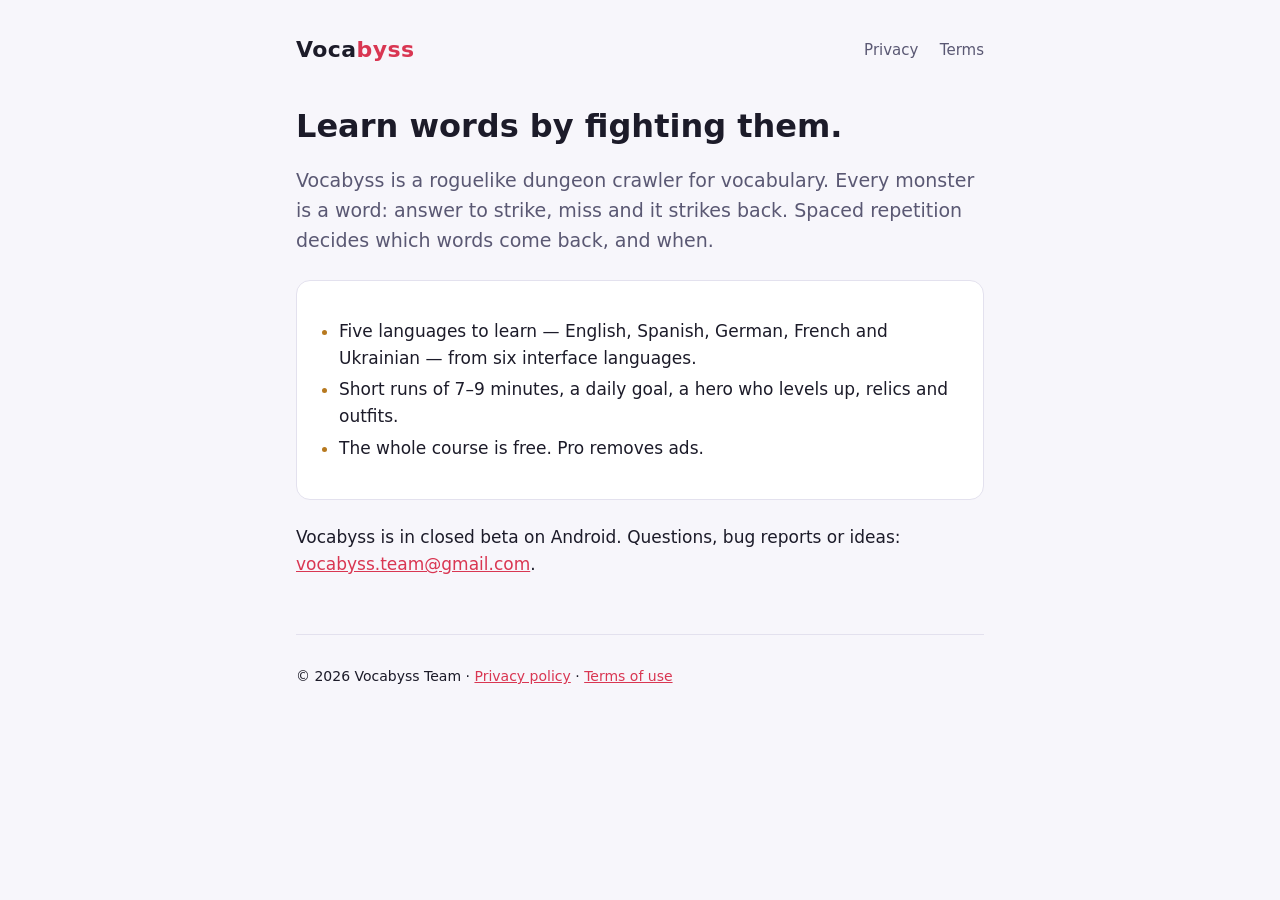
<file: index.html>
<!doctype html>
<html lang="en">
<head>
  <meta charset="utf-8">
  <meta name="viewport" content="width=device-width, initial-scale=1">
  <title>Vocabyss</title>
  <meta name="description" content="Vocabyss — a roguelike dungeon crawler where every monster is a word you are learning.">
  <link rel="stylesheet" href="/style.css">
</head>
<body>
  <div class="wrap">
    <header class="site">
      <a class="brand" href="/">Voca<span>byss</span></a>
      <nav>
        <a href="/privacy/">Privacy</a>
        <a href="/terms/">Terms</a>
      </nav>
    </header>

    <h1>Learn words by fighting them.</h1>
    <p class="lede">Vocabyss is a roguelike dungeon crawler for vocabulary. Every monster is a word: answer to strike, miss and it strikes back. Spaced repetition decides which words come back, and when.</p>

    <div class="card">
      <ul class="summary">
        <li>Five languages to learn — English, Spanish, German, French and Ukrainian — from six interface languages.</li>
        <li>Short runs of 7–9 minutes, a daily goal, a hero who levels up, relics and outfits.</li>
        <li>The whole course is free. Pro removes ads.</li>
      </ul>
    </div>

    <p>Vocabyss is in closed beta on Android. Questions, bug reports or ideas: <a href="mailto:vocabyss.team@gmail.com">vocabyss.team@gmail.com</a>.</p>

    <footer>
      <p>© 2026 Vocabyss Team · <a href="/privacy/">Privacy policy</a> · <a href="/terms/">Terms of use</a></p>
    </footer>
  </div>
</body>
</html>
</file>
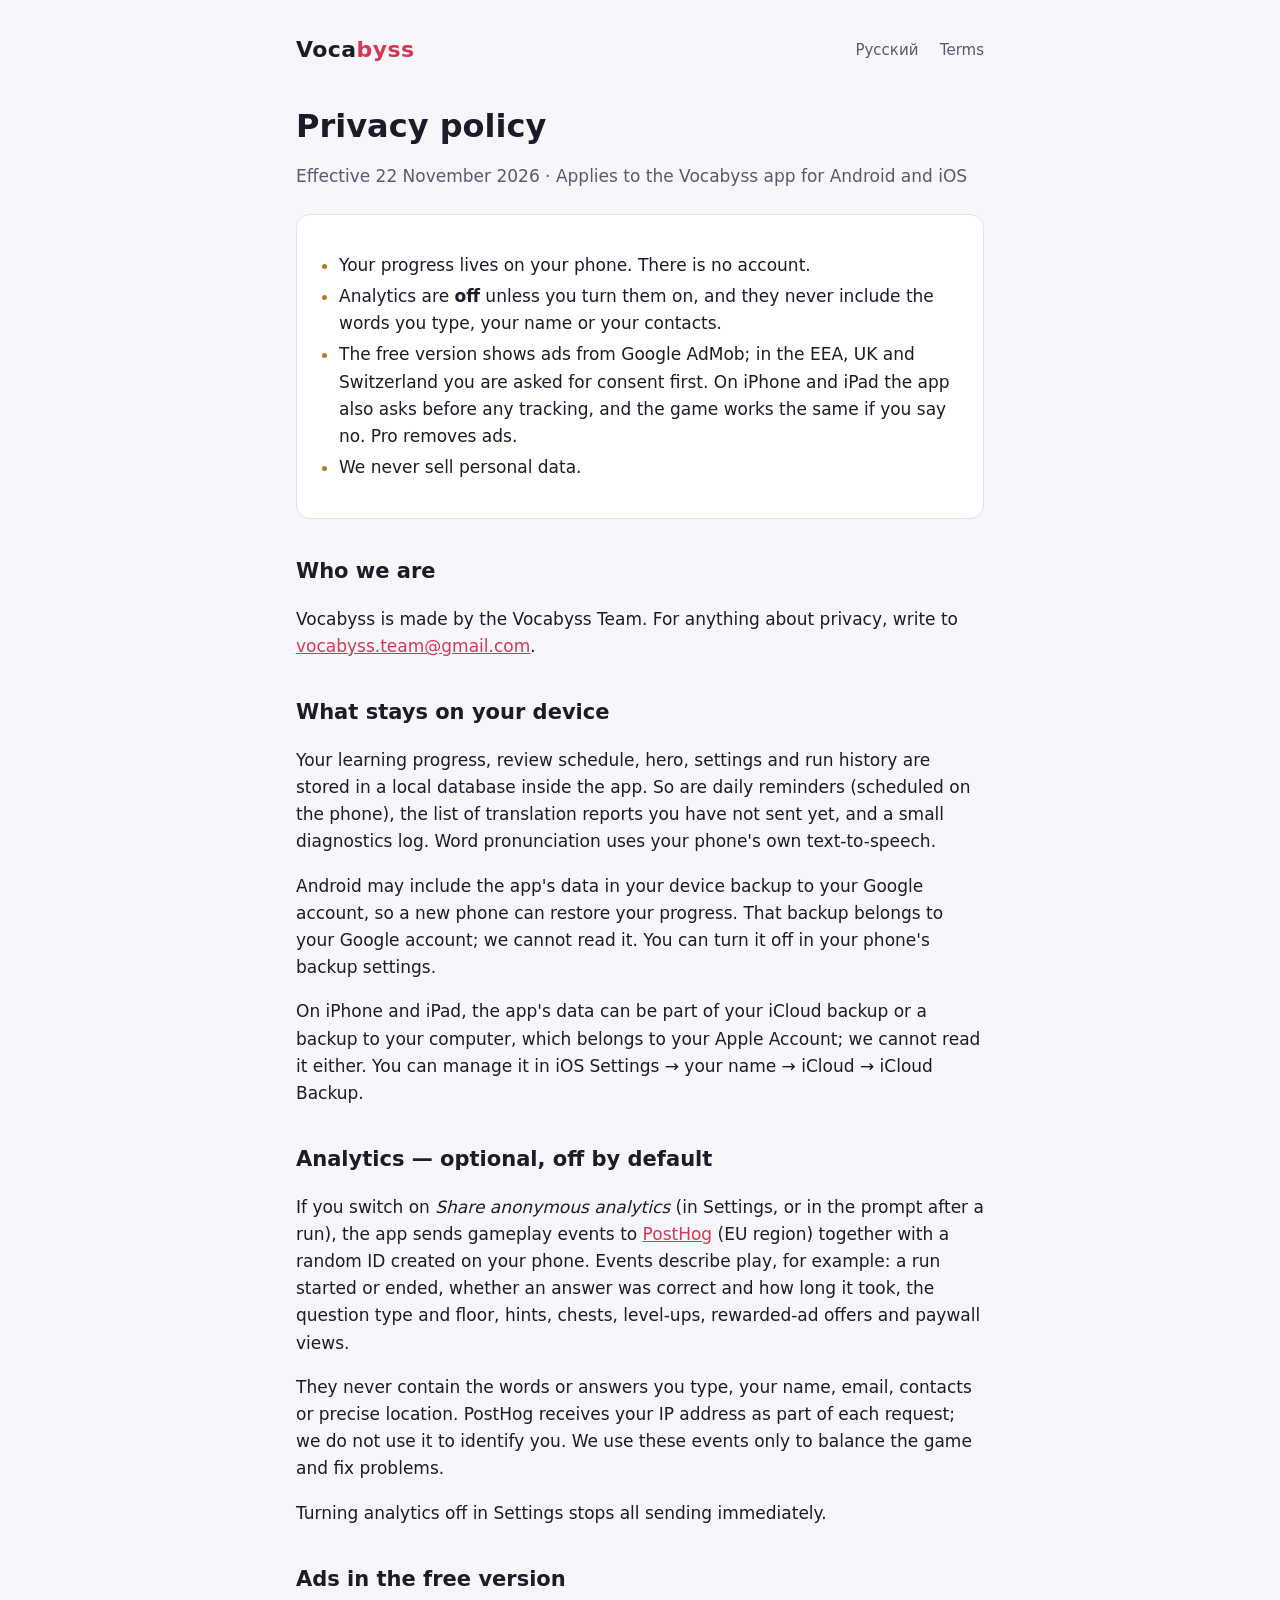
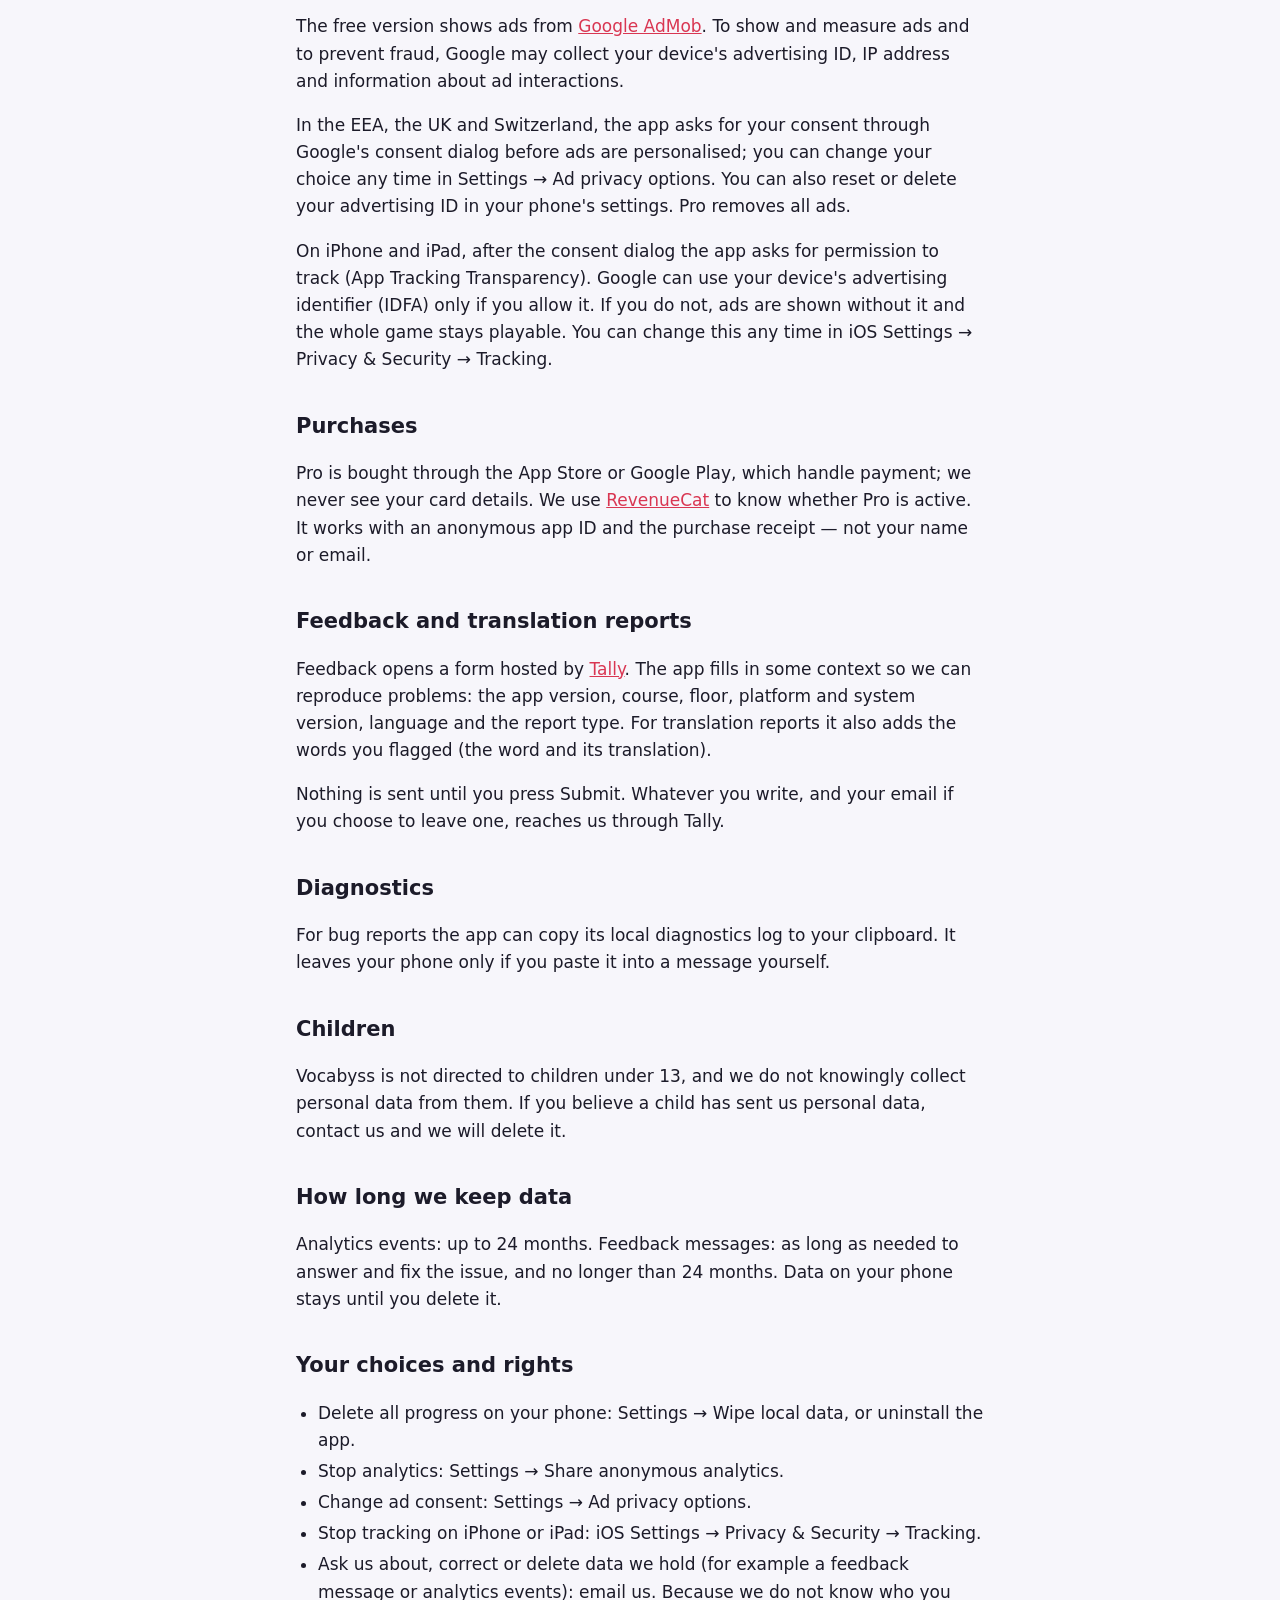
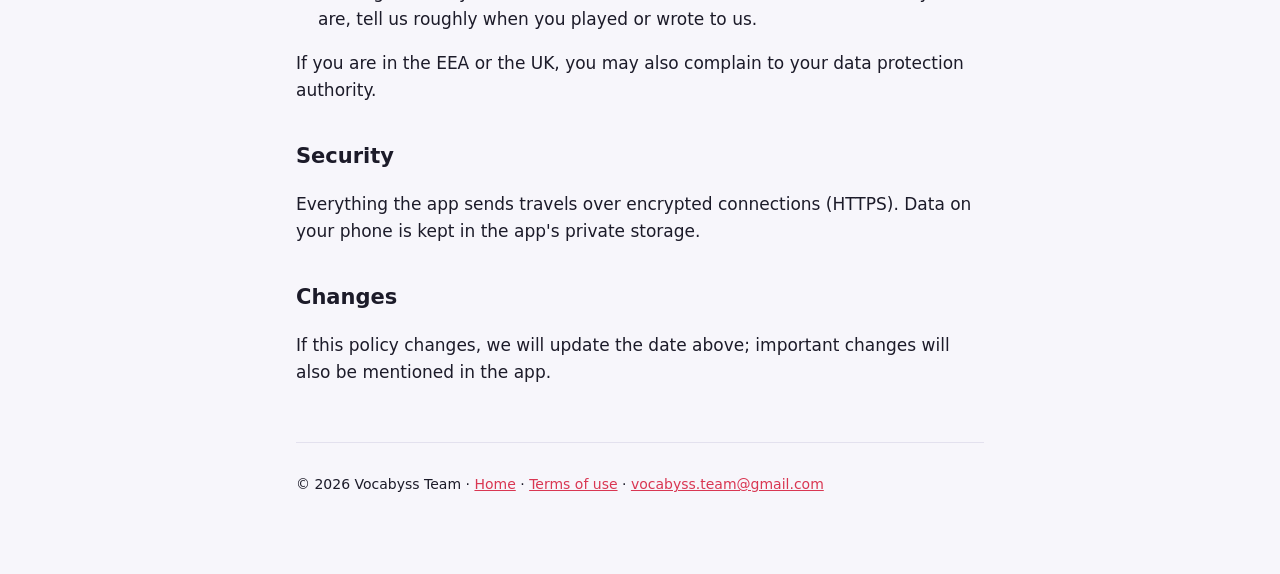
<file: privacy/index.html>
<!doctype html>
<html lang="en">
<head>
  <meta charset="utf-8">
  <meta name="viewport" content="width=device-width, initial-scale=1">
  <title>Vocabyss Privacy Policy</title>
  <meta name="description" content="What the Vocabyss app keeps on your device, what it sends, to whom, and how to control it.">
  <link rel="stylesheet" href="/style.css">
</head>
<body>
  <div class="wrap">
    <header class="site">
      <a class="brand" href="/">Voca<span>byss</span></a>
      <nav>
        <a href="/privacy/ru/" class="lang" hreflang="ru">Русский</a>
        <a href="/terms/">Terms</a>
      </nav>
    </header>

    <h1>Privacy policy</h1>
    <p class="muted">Effective 22 November 2026 · Applies to the Vocabyss app for Android and iOS</p>

    <div class="card">
      <ul class="summary">
        <li>Your progress lives on your phone. There is no account.</li>
        <li>Analytics are <strong>off</strong> unless you turn them on, and they never include the words you type, your name or your contacts.</li>
        <li>The free version shows ads from Google AdMob; in the EEA, UK and Switzerland you are asked for consent first. On iPhone and iPad the app also asks before any tracking, and the game works the same if you say no. Pro removes ads.</li>
        <li>We never sell personal data.</li>
      </ul>
    </div>

    <h2>Who we are</h2>
    <p>Vocabyss is made by the Vocabyss Team. For anything about privacy, write to <a href="mailto:vocabyss.team@gmail.com">vocabyss.team@gmail.com</a>.</p>

    <h2>What stays on your device</h2>
    <p>Your learning progress, review schedule, hero, settings and run history are stored in a local database inside the app. So are daily reminders (scheduled on the phone), the list of translation reports you have not sent yet, and a small diagnostics log. Word pronunciation uses your phone's own text-to-speech.</p>
    <p>Android may include the app's data in your device backup to your Google account, so a new phone can restore your progress. That backup belongs to your Google account; we cannot read it. You can turn it off in your phone's backup settings.</p>
    <p>On iPhone and iPad, the app's data can be part of your iCloud backup or a backup to your computer, which belongs to your Apple Account; we cannot read it either. You can manage it in iOS Settings → your name → iCloud → iCloud Backup.</p>

    <h2>Analytics — optional, off by default</h2>
    <p>If you switch on <em>Share anonymous analytics</em> (in Settings, or in the prompt after a run), the app sends gameplay events to <a href="https://posthog.com/privacy">PostHog</a> (EU region) together with a random ID created on your phone. Events describe play, for example: a run started or ended, whether an answer was correct and how long it took, the question type and floor, hints, chests, level-ups, rewarded-ad offers and paywall views.</p>
    <p>They never contain the words or answers you type, your name, email, contacts or precise location. PostHog receives your IP address as part of each request; we do not use it to identify you. We use these events only to balance the game and fix problems.</p>
    <p>Turning analytics off in Settings stops all sending immediately.</p>

    <h2>Ads in the free version</h2>
    <p>The free version shows ads from <a href="https://policies.google.com/technologies/partner-sites">Google AdMob</a>. To show and measure ads and to prevent fraud, Google may collect your device's advertising ID, IP address and information about ad interactions.</p>
    <p>In the EEA, the UK and Switzerland, the app asks for your consent through Google's consent dialog before ads are personalised; you can change your choice any time in Settings → Ad privacy options. You can also reset or delete your advertising ID in your phone's settings. Pro removes all ads.</p>
    <p>On iPhone and iPad, after the consent dialog the app asks for permission to track (App Tracking Transparency). Google can use your device's advertising identifier (IDFA) only if you allow it. If you do not, ads are shown without it and the whole game stays playable. You can change this any time in iOS Settings → Privacy &amp; Security → Tracking.</p>

    <h2>Purchases</h2>
    <p>Pro is bought through the App Store or Google Play, which handle payment; we never see your card details. We use <a href="https://www.revenuecat.com/privacy">RevenueCat</a> to know whether Pro is active. It works with an anonymous app ID and the purchase receipt — not your name or email.</p>

    <h2>Feedback and translation reports</h2>
    <p>Feedback opens a form hosted by <a href="https://tally.so/help/privacy-policy">Tally</a>. The app fills in some context so we can reproduce problems: the app version, course, floor, platform and system version, language and the report type. For translation reports it also adds the words you flagged (the word and its translation).</p>
    <p>Nothing is sent until you press Submit. Whatever you write, and your email if you choose to leave one, reaches us through Tally.</p>

    <h2>Diagnostics</h2>
    <p>For bug reports the app can copy its local diagnostics log to your clipboard. It leaves your phone only if you paste it into a message yourself.</p>

    <h2>Children</h2>
    <p>Vocabyss is not directed to children under 13, and we do not knowingly collect personal data from them. If you believe a child has sent us personal data, contact us and we will delete it.</p>

    <h2>How long we keep data</h2>
    <p>Analytics events: up to 24 months. Feedback messages: as long as needed to answer and fix the issue, and no longer than 24 months. Data on your phone stays until you delete it.</p>

    <h2>Your choices and rights</h2>
    <ul>
      <li>Delete all progress on your phone: Settings → Wipe local data, or uninstall the app.</li>
      <li>Stop analytics: Settings → Share anonymous analytics.</li>
      <li>Change ad consent: Settings → Ad privacy options.</li>
      <li>Stop tracking on iPhone or iPad: iOS Settings → Privacy &amp; Security → Tracking.</li>
      <li>Ask us about, correct or delete data we hold (for example a feedback message or analytics events): email us. Because we do not know who you are, tell us roughly when you played or wrote to us.</li>
    </ul>
    <p>If you are in the EEA or the UK, you may also complain to your data protection authority.</p>

    <h2>Security</h2>
    <p>Everything the app sends travels over encrypted connections (HTTPS). Data on your phone is kept in the app's private storage.</p>

    <h2>Changes</h2>
    <p>If this policy changes, we will update the date above; important changes will also be mentioned in the app.</p>

    <footer>
      <p>© 2026 Vocabyss Team · <a href="/">Home</a> · <a href="/terms/">Terms of use</a> · <a href="mailto:vocabyss.team@gmail.com">vocabyss.team@gmail.com</a></p>
    </footer>
  </div>
</body>
</html>
</file>
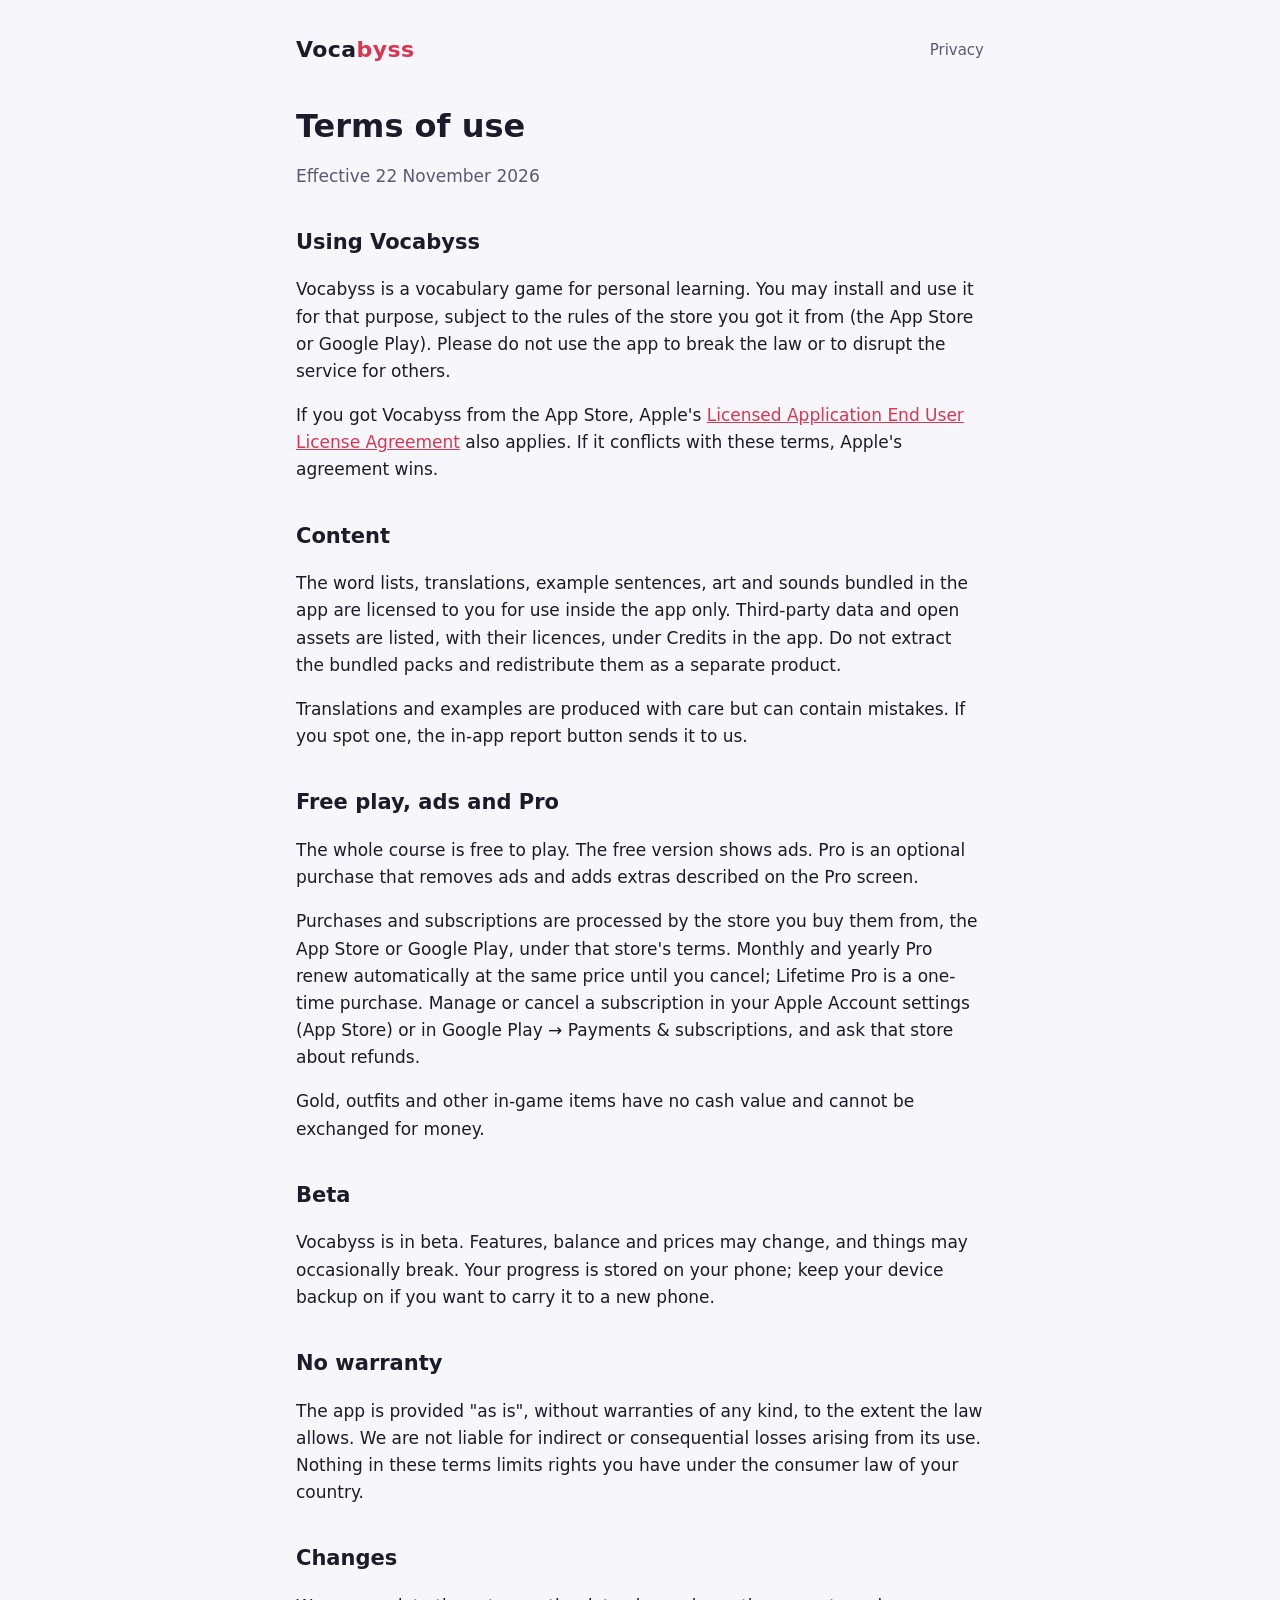
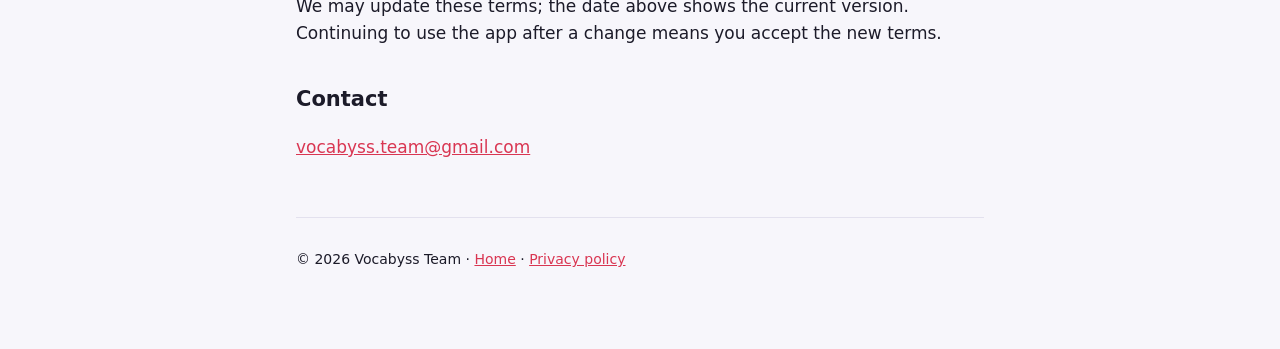
<file: terms/index.html>
<!doctype html>
<html lang="en">
<head>
  <meta charset="utf-8">
  <meta name="viewport" content="width=device-width, initial-scale=1">
  <title>Vocabyss Terms of Use</title>
  <meta name="description" content="The terms for using the Vocabyss app.">
  <link rel="stylesheet" href="/style.css">
</head>
<body>
  <div class="wrap">
    <header class="site">
      <a class="brand" href="/">Voca<span>byss</span></a>
      <nav>
        <a href="/privacy/">Privacy</a>
      </nav>
    </header>

    <h1>Terms of use</h1>
    <p class="muted">Effective 22 November 2026</p>

    <h2>Using Vocabyss</h2>
    <p>Vocabyss is a vocabulary game for personal learning. You may install and use it for that purpose, subject to the rules of the store you got it from (the App Store or Google Play). Please do not use the app to break the law or to disrupt the service for others.</p>
    <p>If you got Vocabyss from the App Store, Apple's <a href="https://www.apple.com/legal/internet-services/itunes/dev/stdeula/">Licensed Application End User License Agreement</a> also applies. If it conflicts with these terms, Apple's agreement wins.</p>

    <h2>Content</h2>
    <p>The word lists, translations, example sentences, art and sounds bundled in the app are licensed to you for use inside the app only. Third-party data and open assets are listed, with their licences, under Credits in the app. Do not extract the bundled packs and redistribute them as a separate product.</p>
    <p>Translations and examples are produced with care but can contain mistakes. If you spot one, the in-app report button sends it to us.</p>

    <h2>Free play, ads and Pro</h2>
    <p>The whole course is free to play. The free version shows ads. Pro is an optional purchase that removes ads and adds extras described on the Pro screen.</p>
    <p>Purchases and subscriptions are processed by the store you buy them from, the App Store or Google Play, under that store's terms. Monthly and yearly Pro renew automatically at the same price until you cancel; Lifetime Pro is a one-time purchase. Manage or cancel a subscription in your Apple Account settings (App Store) or in Google Play → Payments &amp; subscriptions, and ask that store about refunds.</p>
    <p>Gold, outfits and other in-game items have no cash value and cannot be exchanged for money.</p>

    <h2>Beta</h2>
    <p>Vocabyss is in beta. Features, balance and prices may change, and things may occasionally break. Your progress is stored on your phone; keep your device backup on if you want to carry it to a new phone.</p>

    <h2>No warranty</h2>
    <p>The app is provided "as is", without warranties of any kind, to the extent the law allows. We are not liable for indirect or consequential losses arising from its use. Nothing in these terms limits rights you have under the consumer law of your country.</p>

    <h2>Changes</h2>
    <p>We may update these terms; the date above shows the current version. Continuing to use the app after a change means you accept the new terms.</p>

    <h2>Contact</h2>
    <p><a href="mailto:vocabyss.team@gmail.com">vocabyss.team@gmail.com</a></p>

    <footer>
      <p>© 2026 Vocabyss Team · <a href="/">Home</a> · <a href="/privacy/">Privacy policy</a></p>
    </footer>
  </div>
</body>
</html>
</file>
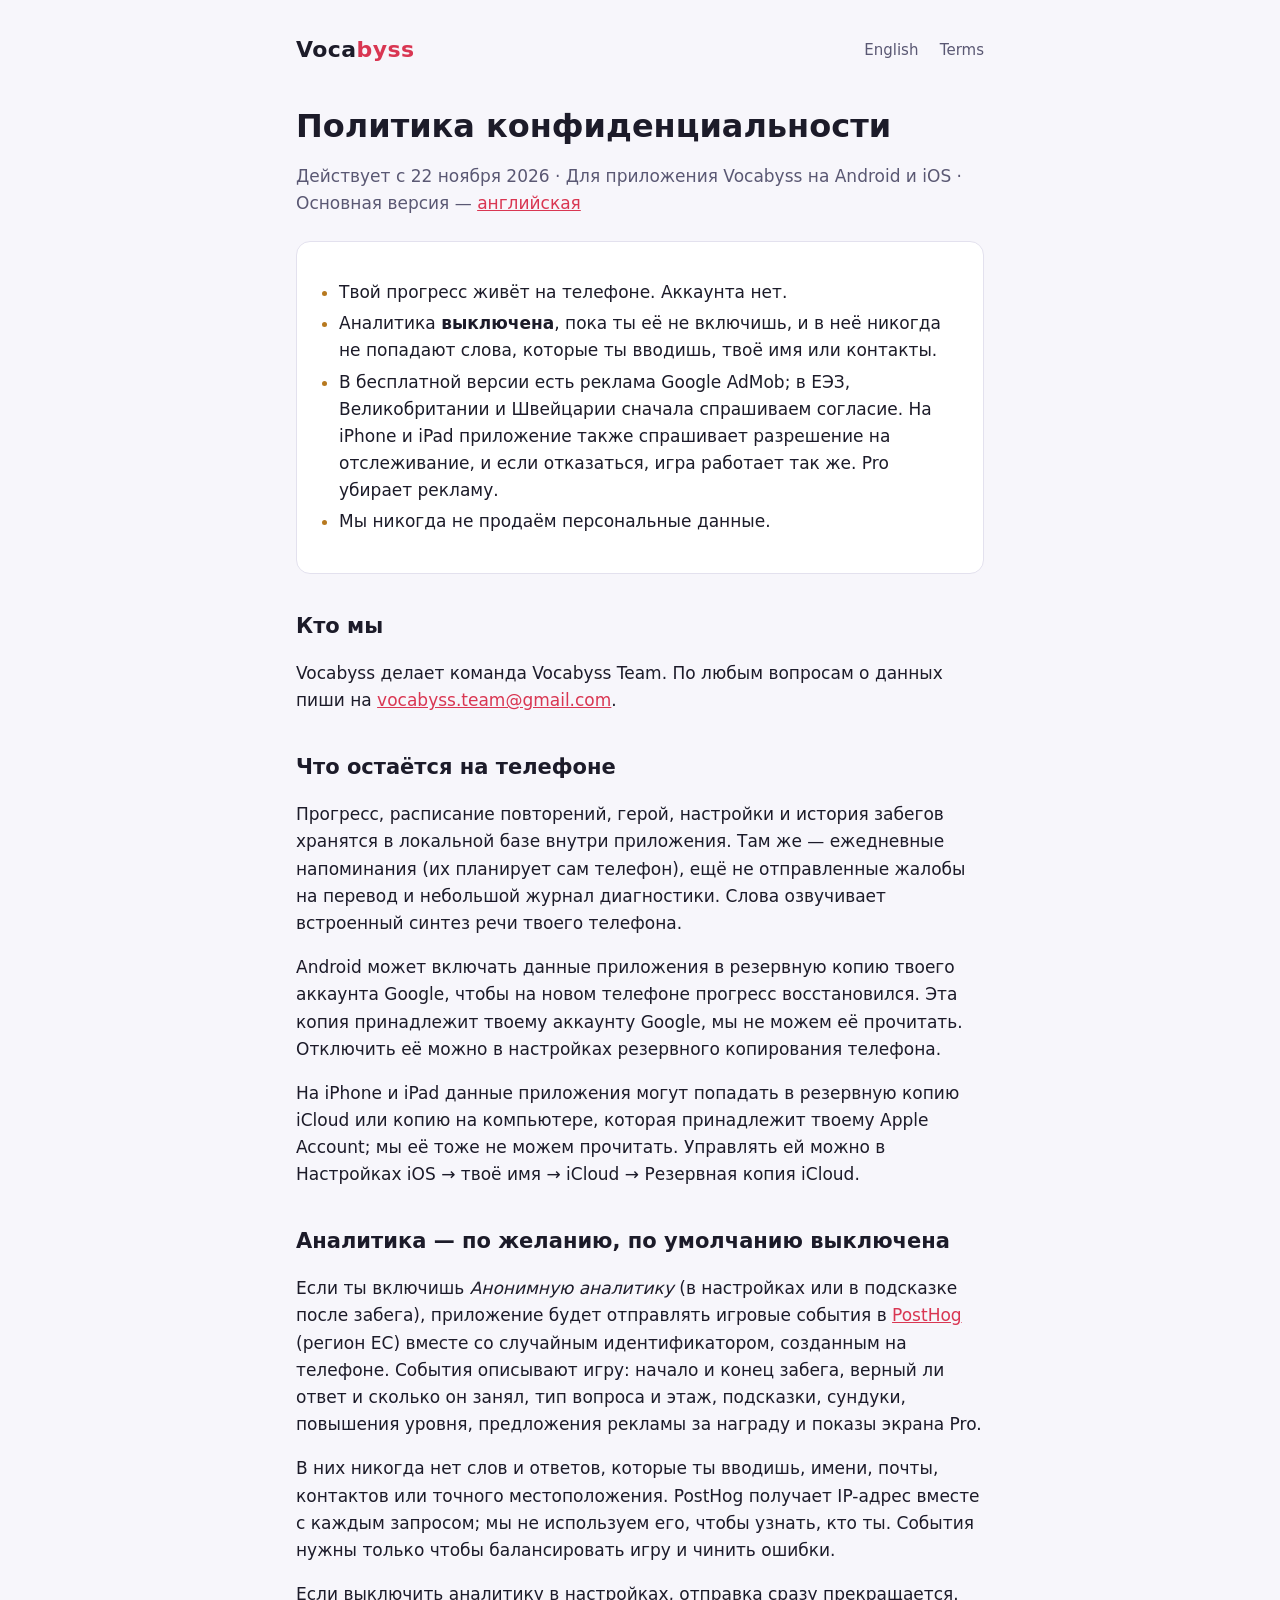
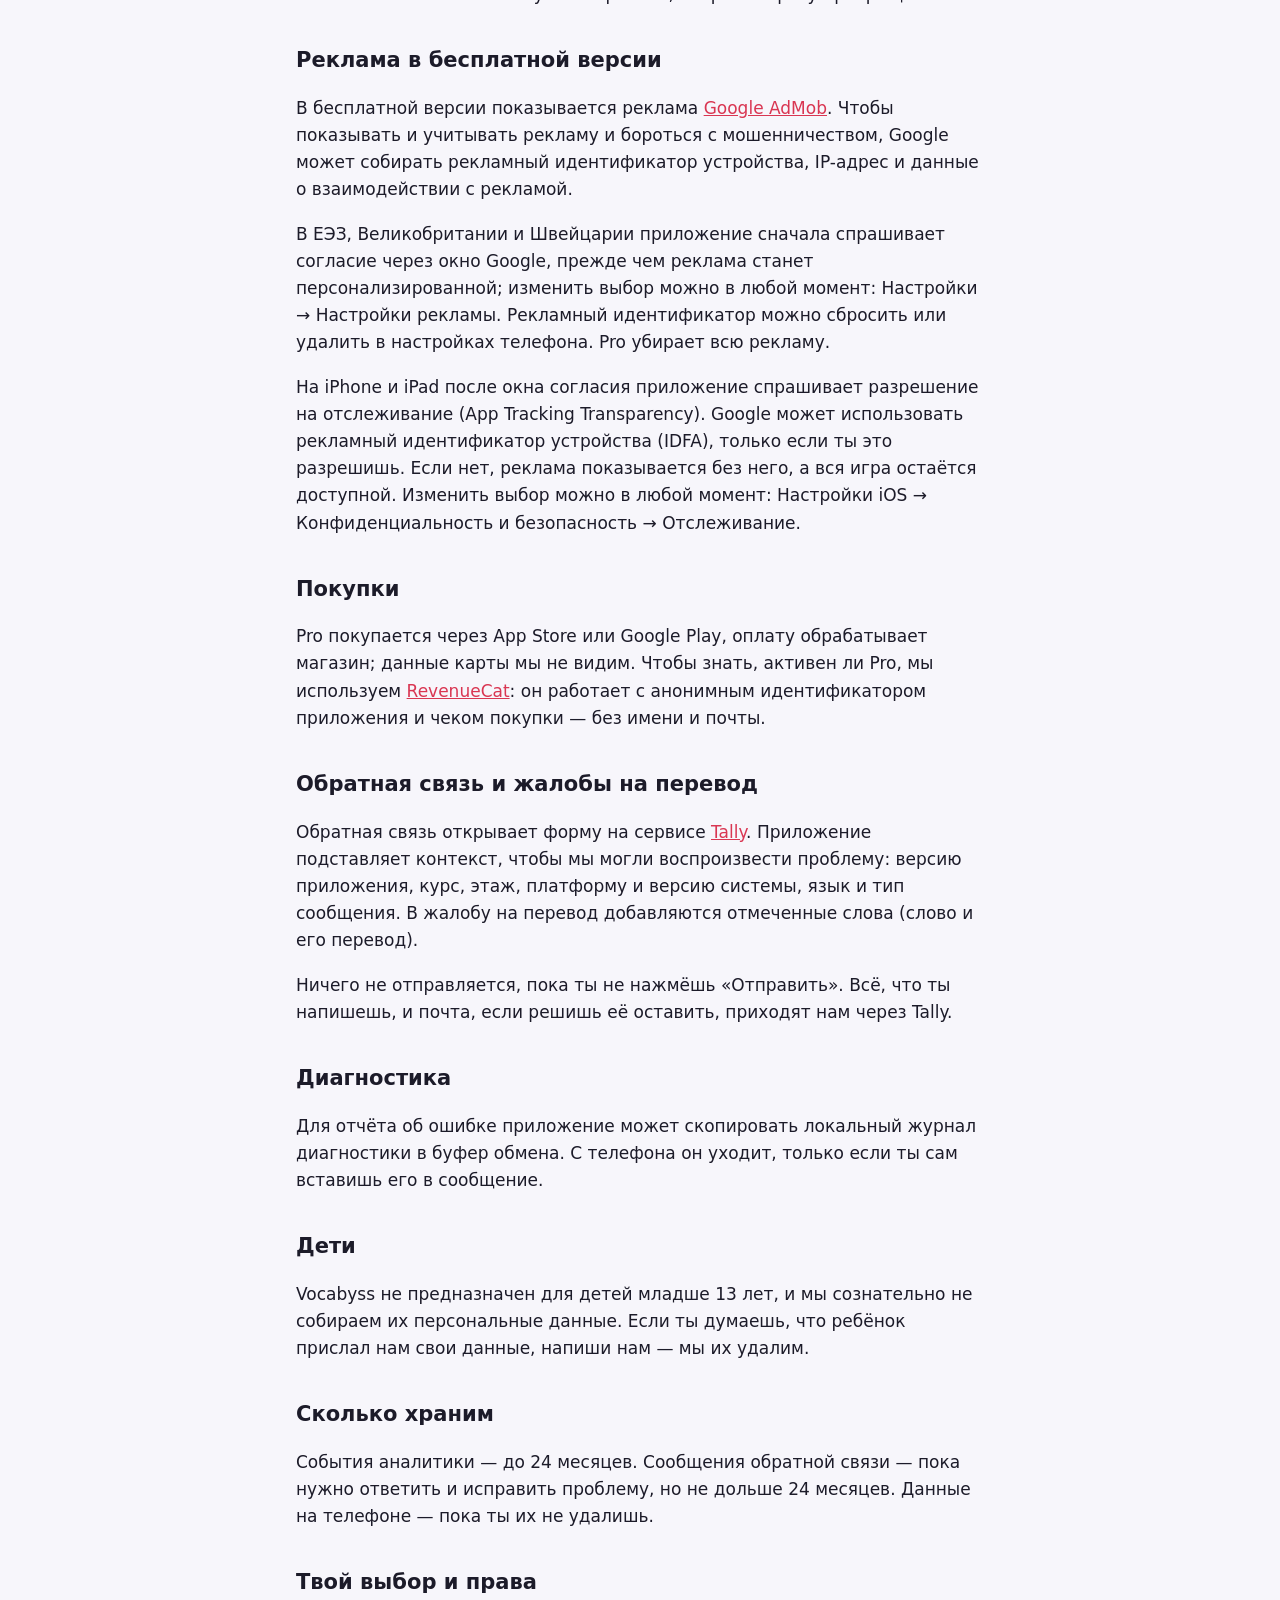
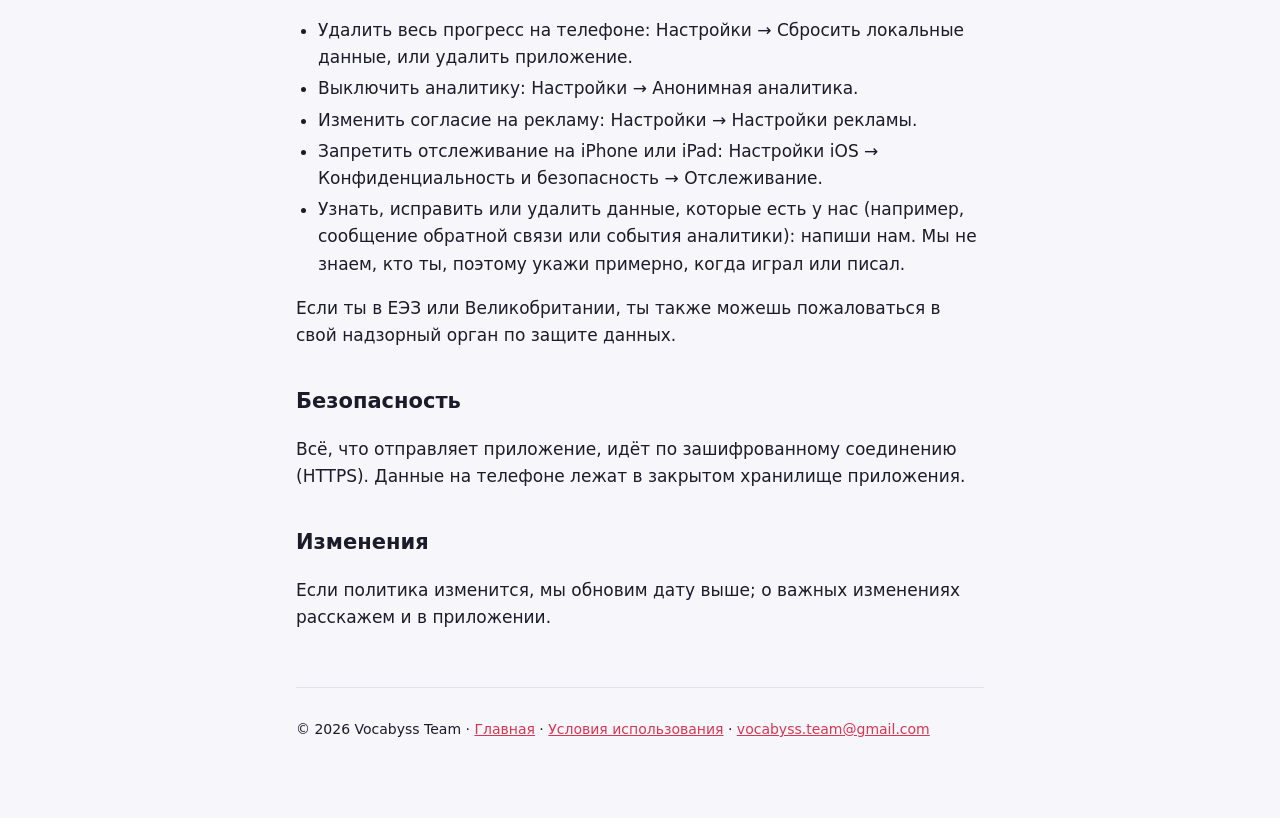
<file: privacy/ru/index.html>
<!doctype html>
<html lang="ru">
<head>
  <meta charset="utf-8">
  <meta name="viewport" content="width=device-width, initial-scale=1">
  <title>Vocabyss — политика конфиденциальности</title>
  <meta name="description" content="Что приложение Vocabyss хранит на телефоне, что отправляет, кому и как этим управлять.">
  <link rel="stylesheet" href="/style.css">
</head>
<body>
  <div class="wrap">
    <header class="site">
      <a class="brand" href="/">Voca<span>byss</span></a>
      <nav>
        <a href="/privacy/" class="lang" hreflang="en">English</a>
        <a href="/terms/">Terms</a>
      </nav>
    </header>

    <h1>Политика конфиденциальности</h1>
    <p class="muted">Действует с 22 ноября 2026 · Для приложения Vocabyss на Android и iOS · Основная версия — <a href="/privacy/">английская</a></p>

    <div class="card">
      <ul class="summary">
        <li>Твой прогресс живёт на телефоне. Аккаунта нет.</li>
        <li>Аналитика <strong>выключена</strong>, пока ты её не включишь, и в неё никогда не попадают слова, которые ты вводишь, твоё имя или контакты.</li>
        <li>В бесплатной версии есть реклама Google AdMob; в ЕЭЗ, Великобритании и Швейцарии сначала спрашиваем согласие. На iPhone и iPad приложение также спрашивает разрешение на отслеживание, и если отказаться, игра работает так же. Pro убирает рекламу.</li>
        <li>Мы никогда не продаём персональные данные.</li>
      </ul>
    </div>

    <h2>Кто мы</h2>
    <p>Vocabyss делает команда Vocabyss Team. По любым вопросам о данных пиши на <a href="mailto:vocabyss.team@gmail.com">vocabyss.team@gmail.com</a>.</p>

    <h2>Что остаётся на телефоне</h2>
    <p>Прогресс, расписание повторений, герой, настройки и история забегов хранятся в локальной базе внутри приложения. Там же — ежедневные напоминания (их планирует сам телефон), ещё не отправленные жалобы на перевод и небольшой журнал диагностики. Слова озвучивает встроенный синтез речи твоего телефона.</p>
    <p>Android может включать данные приложения в резервную копию твоего аккаунта Google, чтобы на новом телефоне прогресс восстановился. Эта копия принадлежит твоему аккаунту Google, мы не можем её прочитать. Отключить её можно в настройках резервного копирования телефона.</p>
    <p>На iPhone и iPad данные приложения могут попадать в резервную копию iCloud или копию на компьютере, которая принадлежит твоему Apple Account; мы её тоже не можем прочитать. Управлять ей можно в Настройках iOS → твоё имя → iCloud → Резервная копия iCloud.</p>

    <h2>Аналитика — по желанию, по умолчанию выключена</h2>
    <p>Если ты включишь <em>Анонимную аналитику</em> (в настройках или в подсказке после забега), приложение будет отправлять игровые события в <a href="https://posthog.com/privacy">PostHog</a> (регион ЕС) вместе со случайным идентификатором, созданным на телефоне. События описывают игру: начало и конец забега, верный ли ответ и сколько он занял, тип вопроса и этаж, подсказки, сундуки, повышения уровня, предложения рекламы за награду и показы экрана Pro.</p>
    <p>В них никогда нет слов и ответов, которые ты вводишь, имени, почты, контактов или точного местоположения. PostHog получает IP-адрес вместе с каждым запросом; мы не используем его, чтобы узнать, кто ты. События нужны только чтобы балансировать игру и чинить ошибки.</p>
    <p>Если выключить аналитику в настройках, отправка сразу прекращается.</p>

    <h2>Реклама в бесплатной версии</h2>
    <p>В бесплатной версии показывается реклама <a href="https://policies.google.com/technologies/partner-sites">Google AdMob</a>. Чтобы показывать и учитывать рекламу и бороться с мошенничеством, Google может собирать рекламный идентификатор устройства, IP-адрес и данные о взаимодействии с рекламой.</p>
    <p>В ЕЭЗ, Великобритании и Швейцарии приложение сначала спрашивает согласие через окно Google, прежде чем реклама станет персонализированной; изменить выбор можно в любой момент: Настройки → Настройки рекламы. Рекламный идентификатор можно сбросить или удалить в настройках телефона. Pro убирает всю рекламу.</p>
    <p>На iPhone и iPad после окна согласия приложение спрашивает разрешение на отслеживание (App Tracking Transparency). Google может использовать рекламный идентификатор устройства (IDFA), только если ты это разрешишь. Если нет, реклама показывается без него, а вся игра остаётся доступной. Изменить выбор можно в любой момент: Настройки iOS → Конфиденциальность и безопасность → Отслеживание.</p>

    <h2>Покупки</h2>
    <p>Pro покупается через App Store или Google Play, оплату обрабатывает магазин; данные карты мы не видим. Чтобы знать, активен ли Pro, мы используем <a href="https://www.revenuecat.com/privacy">RevenueCat</a>: он работает с анонимным идентификатором приложения и чеком покупки — без имени и почты.</p>

    <h2>Обратная связь и жалобы на перевод</h2>
    <p>Обратная связь открывает форму на сервисе <a href="https://tally.so/help/privacy-policy">Tally</a>. Приложение подставляет контекст, чтобы мы могли воспроизвести проблему: версию приложения, курс, этаж, платформу и версию системы, язык и тип сообщения. В жалобу на перевод добавляются отмеченные слова (слово и его перевод).</p>
    <p>Ничего не отправляется, пока ты не нажмёшь «Отправить». Всё, что ты напишешь, и почта, если решишь её оставить, приходят нам через Tally.</p>

    <h2>Диагностика</h2>
    <p>Для отчёта об ошибке приложение может скопировать локальный журнал диагностики в буфер обмена. С телефона он уходит, только если ты сам вставишь его в сообщение.</p>

    <h2>Дети</h2>
    <p>Vocabyss не предназначен для детей младше 13 лет, и мы сознательно не собираем их персональные данные. Если ты думаешь, что ребёнок прислал нам свои данные, напиши нам — мы их удалим.</p>

    <h2>Сколько храним</h2>
    <p>События аналитики — до 24 месяцев. Сообщения обратной связи — пока нужно ответить и исправить проблему, но не дольше 24 месяцев. Данные на телефоне — пока ты их не удалишь.</p>

    <h2>Твой выбор и права</h2>
    <ul>
      <li>Удалить весь прогресс на телефоне: Настройки → Сбросить локальные данные, или удалить приложение.</li>
      <li>Выключить аналитику: Настройки → Анонимная аналитика.</li>
      <li>Изменить согласие на рекламу: Настройки → Настройки рекламы.</li>
      <li>Запретить отслеживание на iPhone или iPad: Настройки iOS → Конфиденциальность и безопасность → Отслеживание.</li>
      <li>Узнать, исправить или удалить данные, которые есть у нас (например, сообщение обратной связи или события аналитики): напиши нам. Мы не знаем, кто ты, поэтому укажи примерно, когда играл или писал.</li>
    </ul>
    <p>Если ты в ЕЭЗ или Великобритании, ты также можешь пожаловаться в свой надзорный орган по защите данных.</p>

    <h2>Безопасность</h2>
    <p>Всё, что отправляет приложение, идёт по зашифрованному соединению (HTTPS). Данные на телефоне лежат в закрытом хранилище приложения.</p>

    <h2>Изменения</h2>
    <p>Если политика изменится, мы обновим дату выше; о важных изменениях расскажем и в приложении.</p>

    <footer>
      <p>© 2026 Vocabyss Team · <a href="/">Главная</a> · <a href="/terms/">Условия использования</a> · <a href="mailto:vocabyss.team@gmail.com">vocabyss.team@gmail.com</a></p>
    </footer>
  </div>
</body>
</html>
</file>
<file: style.css>
:root {
  --bg: #f7f6fb;
  --surface: #ffffff;
  --text: #1c1b29;
  --muted: #5a5873;
  --line: #e3e1ee;
  --accent: #d93652;
  --accent-ink: #ffffff;
  --gold: #b7791f;
}
@media (prefers-color-scheme: dark) {
  :root {
    --bg: #14131f;
    --surface: #1d1c2c;
    --text: #ecebf5;
    --muted: #a9a7c2;
    --line: #2e2d42;
    --accent: #ff5a73;
    --accent-ink: #14131f;
    --gold: #f0b429;
  }
}
* { box-sizing: border-box; }
html { -webkit-text-size-adjust: 100%; }
body {
  margin: 0;
  background: var(--bg);
  color: var(--text);
  font: 17px/1.6 system-ui, -apple-system, "Segoe UI", Roboto, "Noto Sans", sans-serif;
}
.wrap { max-width: 720px; margin: 0 auto; padding: 32px 16px 64px; }
header.site { display: flex; align-items: center; justify-content: space-between; gap: 12px; flex-wrap: wrap; }
.brand { font-weight: 800; letter-spacing: 0.02em; font-size: 22px; color: var(--text); text-decoration: none; }
.brand span { color: var(--accent); }
nav a { color: var(--muted); text-decoration: none; margin-left: 16px; font-size: 15px; }
nav a:hover, nav a:focus-visible { color: var(--text); text-decoration: underline; }
h1 { font-size: 32px; line-height: 1.2; margin: 40px 0 8px; }
h2 { font-size: 21px; margin: 36px 0 8px; }
p, li { color: var(--text); }
.muted { color: var(--muted); }
.lede { font-size: 19px; color: var(--muted); }
a { color: var(--accent); }
ul { padding-left: 22px; }
li { margin: 4px 0; }
.card {
  background: var(--surface);
  border: 1px solid var(--line);
  border-radius: 14px;
  padding: 20px;
  margin: 24px 0;
}
.summary li::marker { color: var(--gold); }
.btn {
  display: inline-block;
  background: var(--accent);
  color: var(--accent-ink);
  padding: 12px 20px;
  border-radius: 999px;
  text-decoration: none;
  font-weight: 700;
}
.lang { font-size: 15px; }
footer { margin-top: 56px; padding-top: 16px; border-top: 1px solid var(--line); font-size: 14px; color: var(--muted); }
code { font-size: 0.92em; }
@media (max-width: 480px) {
  h1 { font-size: 27px; }
  nav a { margin-left: 12px; }
}
</file>
